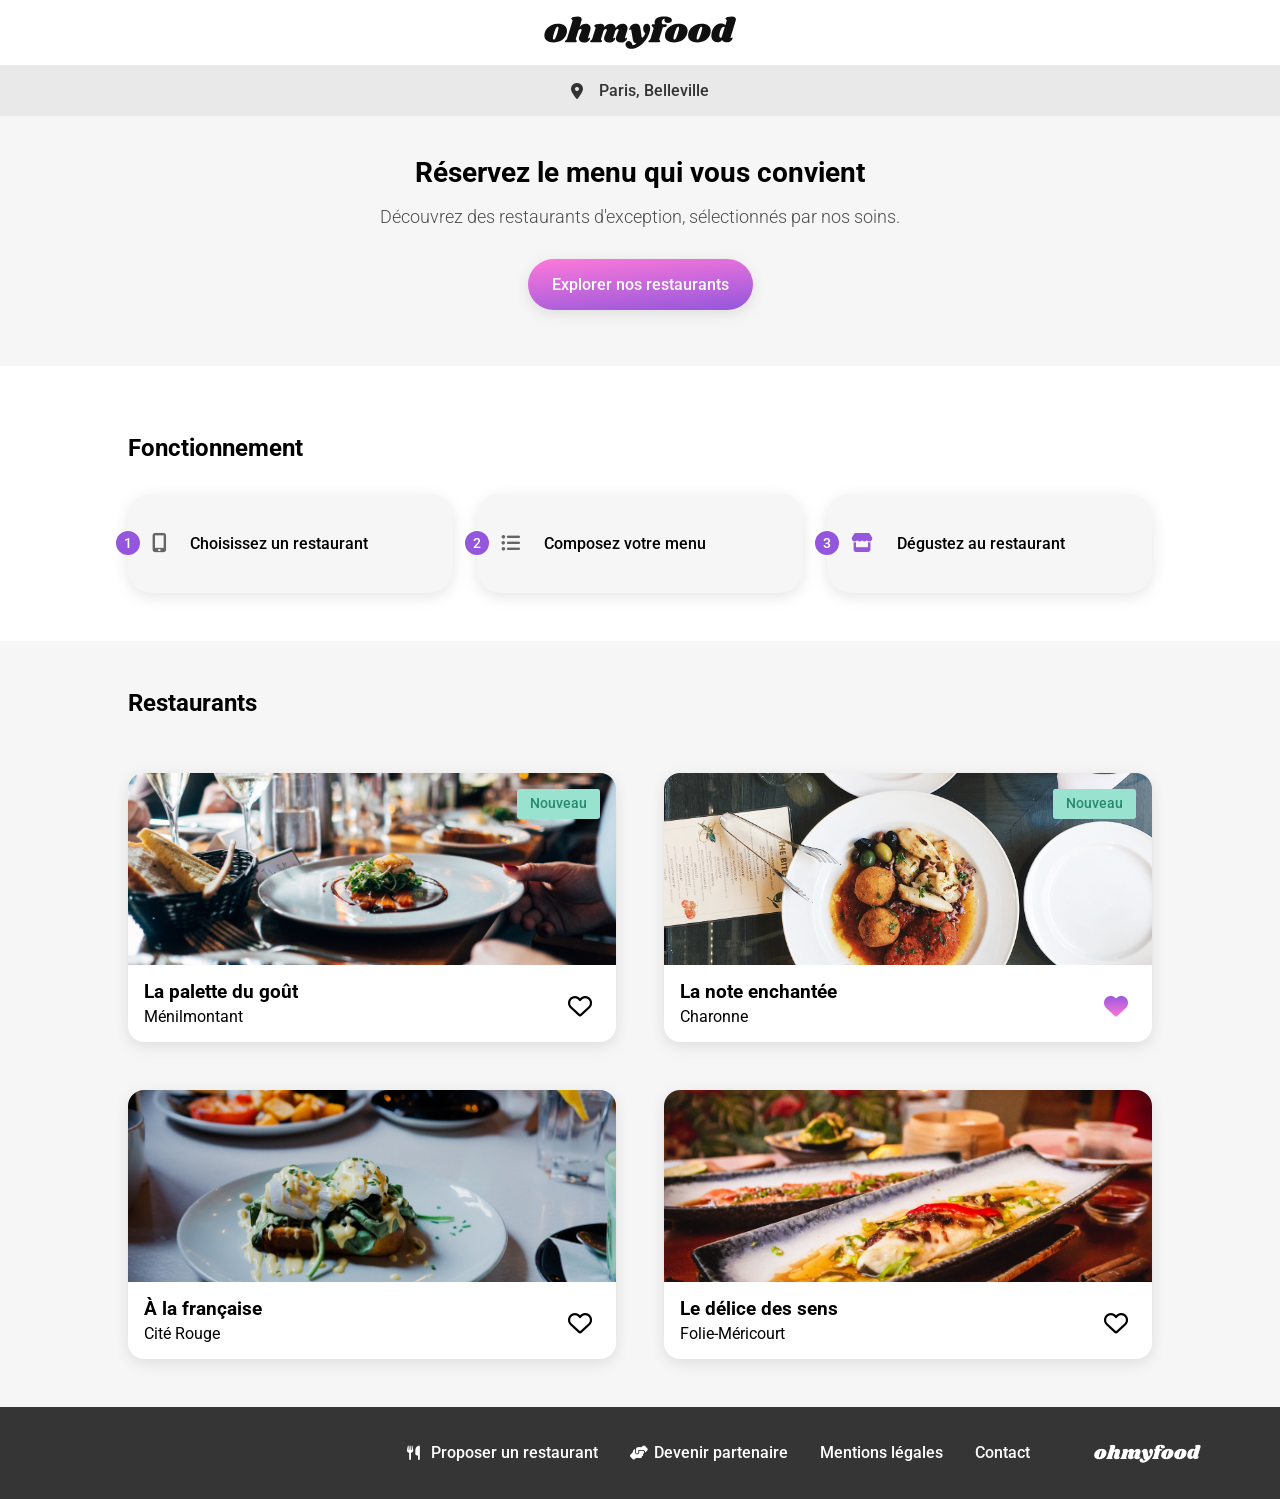
<file: index.html>
<!doctype html>
<html lang="fr">
  <head>
    <meta charset="UTF-8" />
    <meta name="viewport" content="width=device-width, initial-scale=1.0" />
    <title>Ohmyfood - Réservez le menu qui vous convient</title>

    <link rel="preconnect" href="https://fonts.googleapis.com" />
    <link rel="preconnect" href="https://fonts.gstatic.com" crossorigin />
    <link
      href="https://fonts.googleapis.com/css2?family=Roboto:wght@300;400;500;700&family=Shrikhand&display=swap"
      rel="stylesheet"
    />

    <link
      rel="stylesheet"
      href="https://cdnjs.cloudflare.com/ajax/libs/font-awesome/6.4.0/css/all.min.css"
      integrity="sha512-iecdLmaskl7CVkqkXNQ/ZH/XLlvWZOJyj7Yy7tcenmpD1ypASozpmT/E0iPtmFIB46ZmdtAc9eNBvH0H/ZpiBw=="
      crossorigin="anonymous"
      referrerpolicy="no-referrer"
    />

    <link rel="stylesheet" href="./model/css/import.css" />
  </head>
  <body>
    <div class="loader">
      <div class="loader__ring"></div>
      <img
        class="loader__logo"
        src="./model/img/logo/ohmyfood@2x.svg"
        alt="Chargement Ohmyfood"
      />
    </div>

    <header>
      <img src="./model/img/logo/ohmyfood@2x.svg" alt="Logo Ohmyfood" />
    </header>

    <main>
      <div class="location">
        <i class="fa-solid fa-location-dot"></i>
        <p>Paris, Belleville</p>
      </div>

      <section class="hero">
        <h1>Réservez le menu qui vous convient</h1>
        <p>
          Découvrez des restaurants d'exception, sélectionnés par nos soins.
        </p>
        <a href="#restaurants" class="btn">Explorer nos restaurants</a>
      </section>

      <section class="functioning">
        <h2>Fonctionnement</h2>
        <ol>
          <li>
            <i class="fa-solid fa-mobile-screen-button"></i>
            <p>Choisissez un restaurant</p>
          </li>
          <li>
            <i class="fa-solid fa-list-ul"></i>
            <p>Composez votre menu</p>
          </li>
          <li>
            <i class="fa-solid fa-store"></i>
            <p>Dégustez au restaurant</p>
          </li>
        </ol>
      </section>

      <section class="restaurants" id="restaurants">
        <h2>Restaurants</h2>

        <article class="card">
          <a href="./pages/laPaletteDuGout.html">
            <span class="badge-new">Nouveau</span>
            <img
              src="./model/img/restaurants/jay-wennington.jpg"
              alt="Plat du restaurant La palette du goût"
            />
            <div class="card__content">
              <h3>La palette du goût</h3>
              <p>Ménilmontant</p>
            </div>
          </a>
          <button class="btn-heart" aria-label="Ajouter aux favoris">
            <i class="fa-regular fa-heart heart-empty"></i>
            <i class="fa-solid fa-heart heart-filled"></i>
          </button>
        </article>

        <article class="card">
          <a href="./pages/laNoteEnchantee.html">
            <span class="badge-new">Nouveau</span>
            <img
              src="./model/img/restaurants/stil.jpg"
              alt="Plat du restaurant La note enchantée"
            />
            <div class="card__content">
              <h3>La note enchantée</h3>
              <p>Charonne</p>
            </div>
          </a>
          <button
            class="btn-heart btn-heart--active"
            aria-label="Ajouter aux favoris"
          >
            <i class="fa-regular fa-heart heart-empty"></i>
            <i class="fa-solid fa-heart heart-filled"></i>
          </button>
        </article>

        <article class="card">
          <a href="./pages/aLaFrancaise.html">
            <img
              src="./model/img/restaurants/toa-heftiba.jpg"
              alt="Plat du restaurant À la française"
            />
            <div class="card__content">
              <h3>À la française</h3>
              <p>Cité Rouge</p>
            </div>
          </a>
          <button class="btn-heart" aria-label="Ajouter aux favoris">
            <i class="fa-regular fa-heart heart-empty"></i>
            <i class="fa-solid fa-heart heart-filled"></i>
          </button>
        </article>

        <article class="card">
          <a href="./pages/leDelicesDesSens.html">
            <img
              src="./model/img/restaurants/louis-hansel.jpg"
              alt="Plat du restaurant Le délice des sens"
            />
            <div class="card__content">
              <h3>Le délice des sens</h3>
              <p>Folie-Méricourt</p>
            </div>
          </a>
          <button class="btn-heart" aria-label="Ajouter aux favoris">
            <i class="fa-regular fa-heart heart-empty"></i>
            <i class="fa-solid fa-heart heart-filled"></i>
          </button>
        </article>
      </section>
    </main>

    <footer>
      <h2>ohmyfood</h2>
      <ul>
        <li>
          <a href="#">
            <i class="fa-solid fa-utensils"></i>
            Proposer un restaurant
          </a>
        </li>
        <li>
          <a href="#">
            <i class="fa-solid fa-handshake-angle"></i>
            Devenir partenaire
          </a>
        </li>
        <li><a href="#">Mentions légales</a></li>
        <li><a href="mailto:contact@ohmyfood.fr">Contact</a></li>
      </ul>
    </footer>
  </body>
</html>
</file>
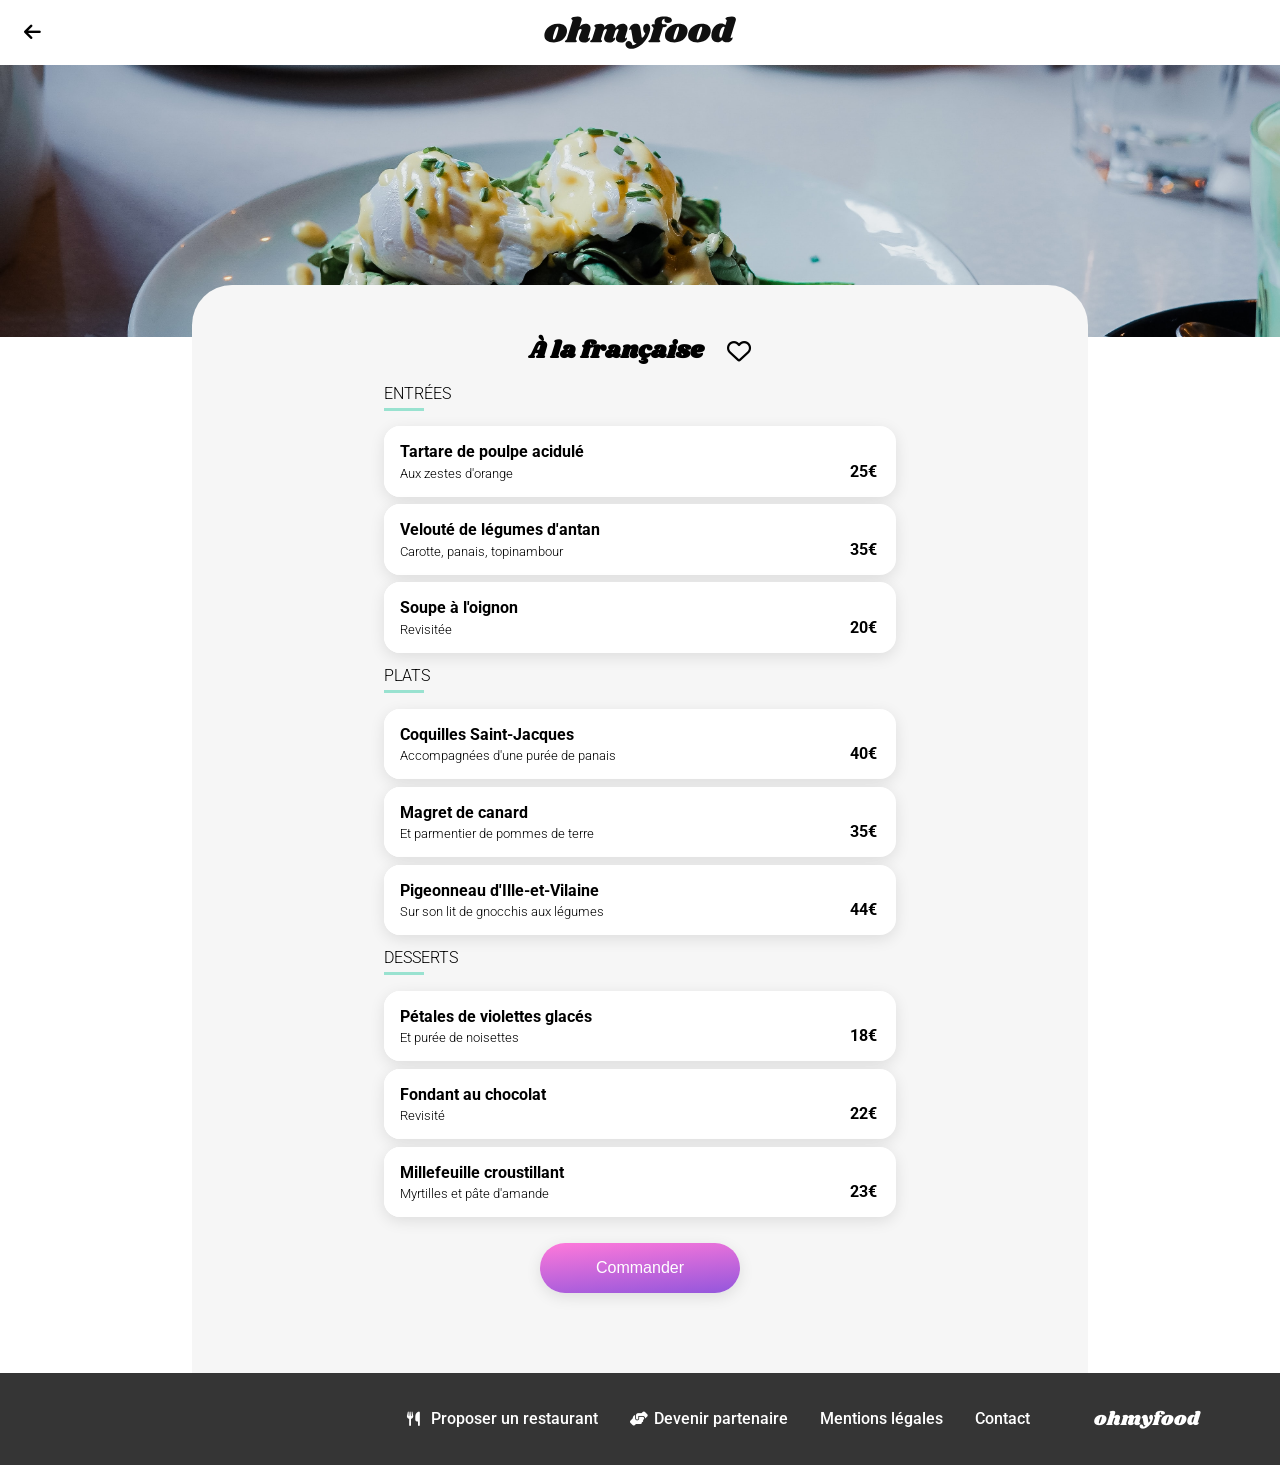
<file: pages/aLaFrancaise.html>
<!doctype html>
<html lang="fr">
  <head>
    <meta charset="UTF-8" />
    <meta name="viewport" content="width=device-width, initial-scale=1.0" />
    <title>À la française - Ohmyfood</title>

    <link rel="preconnect" href="https://fonts.googleapis.com" />
    <link rel="preconnect" href="https://fonts.gstatic.com" crossorigin />
    <link
      href="https://fonts.googleapis.com/css2?family=Roboto:wght@300;400;500;700&family=Shrikhand&display=swap"
      rel="stylesheet"
    />
    <link
      rel="stylesheet"
      href="https://cdnjs.cloudflare.com/ajax/libs/font-awesome/6.4.0/css/all.min.css"
      integrity="sha512-iecdLmaskl7CVkqkXNQ/ZH/XLlvWZOJyj7Yy7tcenmpD1ypASozpmT/E0iPtmFIB46ZmdtAc9eNBvH0H/ZpiBw=="
      crossorigin="anonymous"
      referrerpolicy="no-referrer"
    />

    <link rel="stylesheet" href="../model/css/import.css" />
  </head>
  <body>
    <header class="header-menu">
      <a href="../index.html" class="header-menu__back">
        <i class="fa-solid fa-arrow-left"></i>
      </a>
      <img src="../model/img/logo/ohmyfood@2x.svg" alt="Logo Ohmyfood" />
    </header>

    <main>
      <img
        src="../model/img/restaurants/toa-heftiba.jpg"
        alt="À la française"
        class="hero-img"
      />

      <div class="menu-wrapper">
        <section class="menu-header">
          <h1>À la française</h1>
          <button class="btn-heart" aria-label="Ajouter aux favoris">
            <i class="fa-regular fa-heart heart-empty"></i>
            <i class="fa-solid fa-heart heart-filled"></i>
          </button>
        </section>

        <section class="menu-category">
          <h2>ENTRÉES</h2>
          <hr class="menu-category__line" />

          <article class="menu-item">
            <header class="menu-item__text">
              <h3>Tartare de poulpe acidulé</h3>
              <p>Aux zestes d'orange</p>
            </header>
            <span class="menu-item__price">25€</span>
            <span class="menu-item__check">
              <i class="fa-solid fa-circle-check"></i>
            </span>
          </article>

          <article class="menu-item">
            <header class="menu-item__text">
              <h3>Velouté de légumes d'antan</h3>
              <p>Carotte, panais, topinambour</p>
            </header>
            <span class="menu-item__price">35€</span>
            <span class="menu-item__check">
              <i class="fa-solid fa-circle-check"></i>
            </span>
          </article>

          <article class="menu-item">
            <header class="menu-item__text">
              <h3>Soupe à l'oignon</h3>
              <p>Revisitée</p>
            </header>
            <span class="menu-item__price">20€</span>
            <span class="menu-item__check">
              <i class="fa-solid fa-circle-check"></i>
            </span>
          </article>
        </section>

        <section class="menu-category">
          <h2>PLATS</h2>
          <hr class="menu-category__line" />

          <article class="menu-item">
            <header class="menu-item__text">
              <h3>Coquilles Saint-Jacques</h3>
              <p>Accompagnées d'une purée de panais</p>
            </header>
            <span class="menu-item__price">40€</span>
            <span class="menu-item__check">
              <i class="fa-solid fa-circle-check"></i>
            </span>
          </article>

          <article class="menu-item">
            <header class="menu-item__text">
              <h3>Magret de canard</h3>
              <p>Et parmentier de pommes de terre</p>
            </header>
            <span class="menu-item__price">35€</span>
            <span class="menu-item__check">
              <i class="fa-solid fa-circle-check"></i>
            </span>
          </article>

          <article class="menu-item">
            <header class="menu-item__text">
              <h3>Pigeonneau d'Ille-et-Vilaine</h3>
              <p>Sur son lit de gnocchis aux légumes</p>
            </header>
            <span class="menu-item__price">44€</span>
            <span class="menu-item__check">
              <i class="fa-solid fa-circle-check"></i>
            </span>
          </article>
        </section>

        <section class="menu-category">
          <h2>DESSERTS</h2>
          <hr class="menu-category__line" />

          <article class="menu-item">
            <header class="menu-item__text">
              <h3>Pétales de violettes glacés</h3>
              <p>Et purée de noisettes</p>
            </header>
            <span class="menu-item__price">18€</span>
            <span class="menu-item__check">
              <i class="fa-solid fa-circle-check"></i>
            </span>
          </article>

          <article class="menu-item">
            <header class="menu-item__text">
              <h3>Fondant au chocolat</h3>
              <p>Revisité</p>
            </header>
            <span class="menu-item__price">22€</span>
            <span class="menu-item__check">
              <i class="fa-solid fa-circle-check"></i>
            </span>
          </article>

          <article class="menu-item">
            <header class="menu-item__text">
              <h3>Millefeuille croustillant</h3>
              <p>Myrtilles et pâte d'amande</p>
            </header>
            <span class="menu-item__price">23€</span>
            <span class="menu-item__check">
              <i class="fa-solid fa-circle-check"></i>
            </span>
          </article>
        </section>

        <div class="menu-order">
          <button class="btn">Commander</button>
        </div>
      </div>
    </main>

    <footer>
      <h2>ohmyfood</h2>
      <ul>
        <li>
          <a href="#"
            ><i class="fa-solid fa-utensils"></i> Proposer un restaurant</a
          >
        </li>
        <li>
          <a href="#"
            ><i class="fa-solid fa-handshake-angle"></i> Devenir partenaire</a
          >
        </li>
        <li><a href="#">Mentions légales</a></li>
        <li><a href="mailto:contact@ohmyfood.fr">Contact</a></li>
      </ul>
    </footer>
  </body>
</html>
</file>
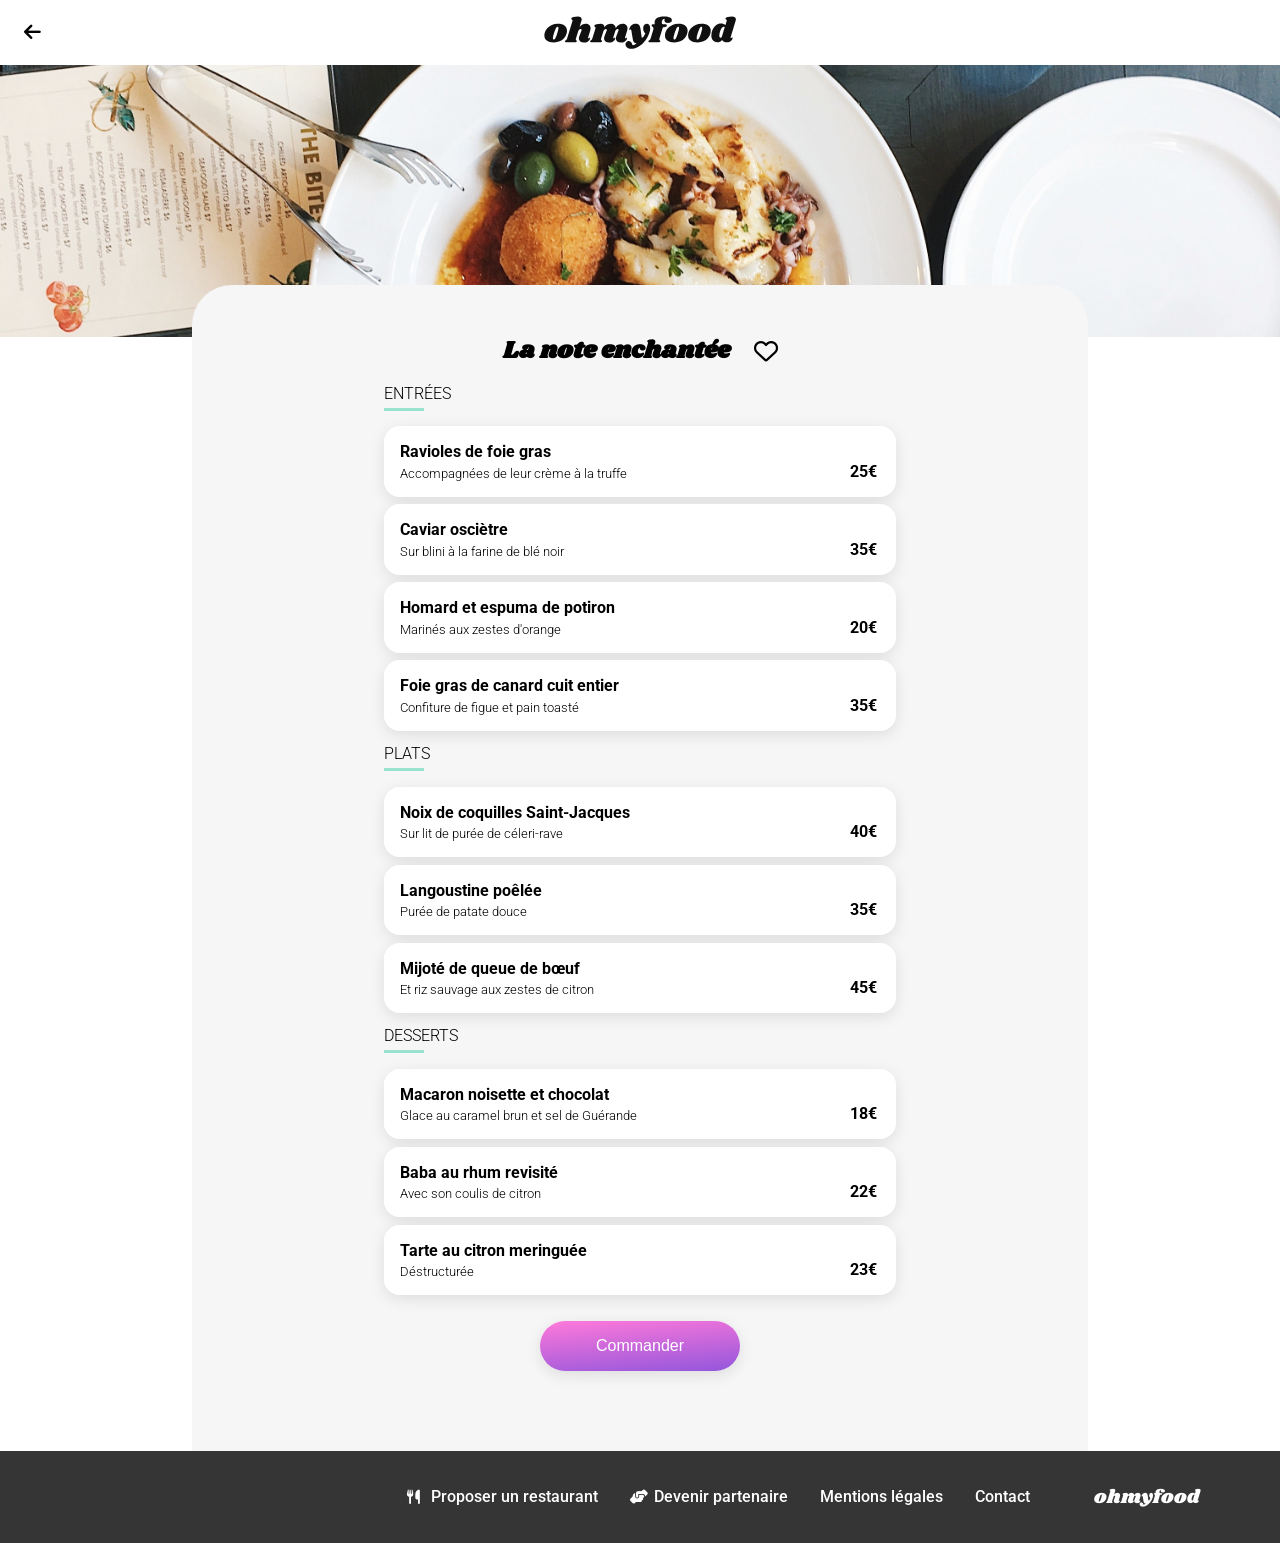
<file: pages/laNoteEnchantee.html>
<!doctype html>
<html lang="fr">
  <head>
    <meta charset="UTF-8" />
    <meta name="viewport" content="width=device-width, initial-scale=1.0" />
    <title>La note enchantée - Ohmyfood</title>

    <link rel="preconnect" href="https://fonts.googleapis.com" />
    <link rel="preconnect" href="https://fonts.gstatic.com" crossorigin />
    <link
      href="https://fonts.googleapis.com/css2?family=Roboto:wght@300;400;500;700&family=Shrikhand&display=swap"
      rel="stylesheet"
    />
    <link
      rel="stylesheet"
      href="https://cdnjs.cloudflare.com/ajax/libs/font-awesome/6.4.0/css/all.min.css"
      integrity="sha512-iecdLmaskl7CVkqkXNQ/ZH/XLlvWZOJyj7Yy7tcenmpD1ypASozpmT/E0iPtmFIB46ZmdtAc9eNBvH0H/ZpiBw=="
      crossorigin="anonymous"
      referrerpolicy="no-referrer"
    />

    <link rel="stylesheet" href="../model/css/import.css" />
  </head>
  <body>
    <header class="header-menu">
      <a href="../index.html" class="header-menu__back">
        <i class="fa-solid fa-arrow-left"></i>
      </a>
      <img src="../model/img/logo/ohmyfood@2x.svg" alt="Logo Ohmyfood" />
    </header>

    <main>
      <img
        src="../model/img/restaurants/stil.jpg"
        alt="La note enchantée"
        class="hero-img"
      />

      <div class="menu-wrapper">
        <section class="menu-header">
          <h1>La note enchantée</h1>
          <button class="btn-heart" aria-label="Ajouter aux favoris">
            <i class="fa-regular fa-heart heart-empty"></i>
            <i class="fa-solid fa-heart heart-filled"></i>
          </button>
        </section>

        <section class="menu-category">
          <h2>ENTRÉES</h2>
          <hr class="menu-category__line" />

          <article class="menu-item">
            <header class="menu-item__text">
              <h3>Ravioles de foie gras</h3>
              <p>Accompagnées de leur crème à la truffe</p>
            </header>
            <span class="menu-item__price">25€</span>
            <span class="menu-item__check">
              <i class="fa-solid fa-circle-check"></i>
            </span>
          </article>

          <article class="menu-item">
            <header class="menu-item__text">
              <h3>Caviar osciètre</h3>
              <p>Sur blini à la farine de blé noir</p>
            </header>
            <span class="menu-item__price">35€</span>
            <span class="menu-item__check">
              <i class="fa-solid fa-circle-check"></i>
            </span>
          </article>

          <article class="menu-item">
            <header class="menu-item__text">
              <h3>Homard et espuma de potiron</h3>
              <p>Marinés aux zestes d'orange</p>
            </header>
            <span class="menu-item__price">20€</span>
            <span class="menu-item__check">
              <i class="fa-solid fa-circle-check"></i>
            </span>
          </article>

          <article class="menu-item">
            <header class="menu-item__text">
              <h3>Foie gras de canard cuit entier</h3>
              <p>Confiture de figue et pain toasté</p>
            </header>
            <span class="menu-item__price">35€</span>
            <span class="menu-item__check">
              <i class="fa-solid fa-circle-check"></i>
            </span>
          </article>
        </section>

        <section class="menu-category">
          <h2>PLATS</h2>
          <hr class="menu-category__line" />

          <article class="menu-item">
            <header class="menu-item__text">
              <h3>Noix de coquilles Saint-Jacques</h3>
              <p>Sur lit de purée de céleri-rave</p>
            </header>
            <span class="menu-item__price">40€</span>
            <span class="menu-item__check">
              <i class="fa-solid fa-circle-check"></i>
            </span>
          </article>

          <article class="menu-item">
            <header class="menu-item__text">
              <h3>Langoustine poêlée</h3>
              <p>Purée de patate douce</p>
            </header>
            <span class="menu-item__price">35€</span>
            <span class="menu-item__check">
              <i class="fa-solid fa-circle-check"></i>
            </span>
          </article>

          <article class="menu-item">
            <header class="menu-item__text">
              <h3>Mijoté de queue de bœuf</h3>
              <p>Et riz sauvage aux zestes de citron</p>
            </header>
            <span class="menu-item__price">45€</span>
            <span class="menu-item__check">
              <i class="fa-solid fa-circle-check"></i>
            </span>
          </article>
        </section>

        <section class="menu-category">
          <h2>DESSERTS</h2>
          <hr class="menu-category__line" />

          <article class="menu-item">
            <header class="menu-item__text">
              <h3>Macaron noisette et chocolat</h3>
              <p>Glace au caramel brun et sel de Guérande</p>
            </header>
            <span class="menu-item__price">18€</span>
            <span class="menu-item__check">
              <i class="fa-solid fa-circle-check"></i>
            </span>
          </article>

          <article class="menu-item">
            <header class="menu-item__text">
              <h3>Baba au rhum revisité</h3>
              <p>Avec son coulis de citron</p>
            </header>
            <span class="menu-item__price">22€</span>
            <span class="menu-item__check">
              <i class="fa-solid fa-circle-check"></i>
            </span>
          </article>

          <article class="menu-item">
            <header class="menu-item__text">
              <h3>Tarte au citron meringuée</h3>
              <p>Déstructurée</p>
            </header>
            <span class="menu-item__price">23€</span>
            <span class="menu-item__check">
              <i class="fa-solid fa-circle-check"></i>
            </span>
          </article>
        </section>

        <div class="menu-order">
          <button class="btn">Commander</button>
        </div>
      </div>
    </main>

    <footer>
      <h2>ohmyfood</h2>
      <ul>
        <li>
          <a href="#"
            ><i class="fa-solid fa-utensils"></i> Proposer un restaurant</a
          >
        </li>
        <li>
          <a href="#"
            ><i class="fa-solid fa-handshake-angle"></i> Devenir partenaire</a
          >
        </li>
        <li><a href="#">Mentions légales</a></li>
        <li><a href="mailto:contact@ohmyfood.fr">Contact</a></li>
      </ul>
    </footer>
  </body>
</html>
</file>
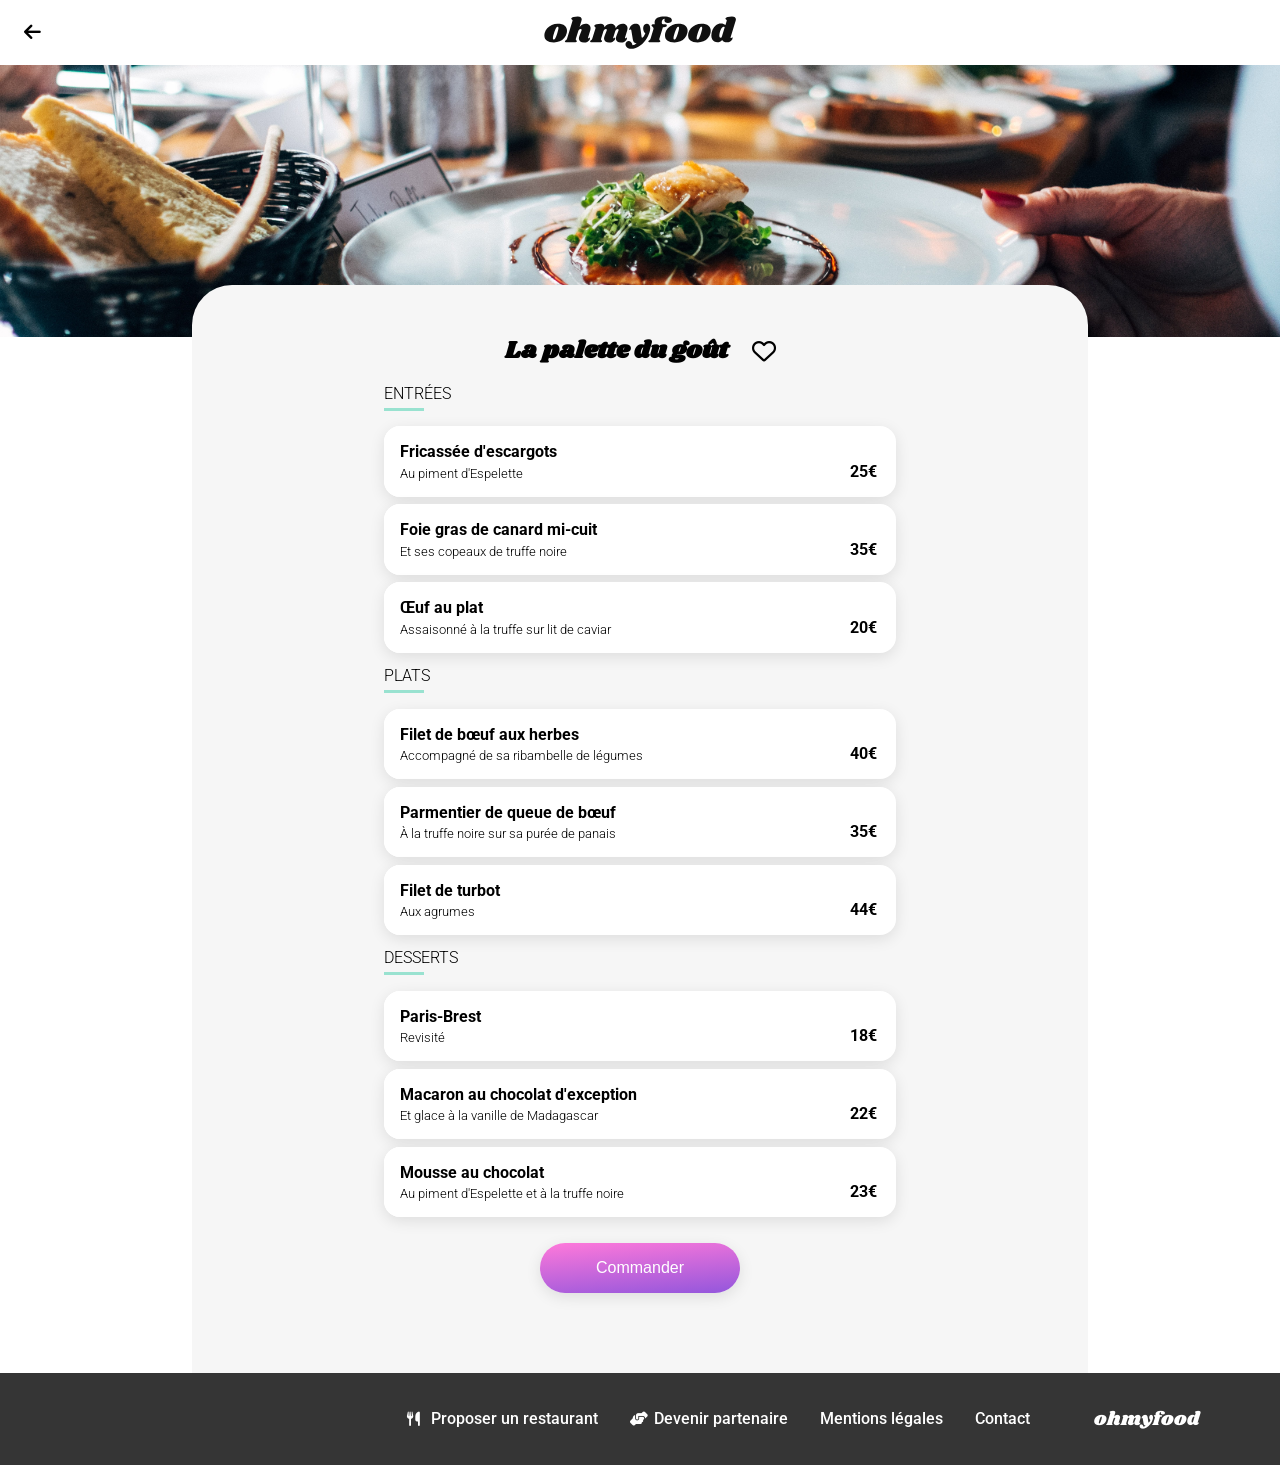
<file: pages/laPaletteDuGout.html>
<!doctype html>
<html lang="fr">
  <head>
    <meta charset="UTF-8" />
    <meta name="viewport" content="width=device-width, initial-scale=1.0" />
    <title>La palette du goût - Ohmyfood</title>

    <link rel="preconnect" href="https://fonts.googleapis.com" />
    <link rel="preconnect" href="https://fonts.gstatic.com" crossorigin />
    <link
      href="https://fonts.googleapis.com/css2?family=Roboto:wght@300;400;500;700&family=Shrikhand&display=swap"
      rel="stylesheet"
    />
    <link
      rel="stylesheet"
      href="https://cdnjs.cloudflare.com/ajax/libs/font-awesome/6.4.0/css/all.min.css"
      integrity="sha512-iecdLmaskl7CVkqkXNQ/ZH/XLlvWZOJyj7Yy7tcenmpD1ypASozpmT/E0iPtmFIB46ZmdtAc9eNBvH0H/ZpiBw=="
      crossorigin="anonymous"
      referrerpolicy="no-referrer"
    />

    <link rel="stylesheet" href="../model/css/import.css" />
  </head>
  <body>
    <header class="header-menu">
      <a href="../index.html" class="header-menu__back">
        <i class="fa-solid fa-arrow-left"></i>
      </a>
      <img src="../model/img/logo/ohmyfood@2x.svg" alt="Logo Ohmyfood" />
    </header>

    <main>
      <img
        src="../model/img/restaurants/jay-wennington.jpg"
        alt="La palette du goût"
        class="hero-img"
      />

      <div class="menu-wrapper">
        <section class="menu-header">
          <h1>La palette du goût</h1>
          <button class="btn-heart" aria-label="Ajouter aux favoris">
            <i class="fa-regular fa-heart heart-empty"></i>
            <i class="fa-solid fa-heart heart-filled"></i>
          </button>
        </section>

        <section class="menu-category">
          <h2>ENTRÉES</h2>
          <hr class="menu-category__line" />

          <article class="menu-item">
            <header class="menu-item__text">
              <h3>Fricassée d'escargots</h3>
              <p>Au piment d'Espelette</p>
            </header>
            <span class="menu-item__price">25€</span>
            <span class="menu-item__check">
              <i class="fa-solid fa-circle-check"></i>
            </span>
          </article>

          <article class="menu-item">
            <header class="menu-item__text">
              <h3>Foie gras de canard mi-cuit</h3>
              <p>Et ses copeaux de truffe noire</p>
            </header>
            <span class="menu-item__price">35€</span>
            <span class="menu-item__check">
              <i class="fa-solid fa-circle-check"></i>
            </span>
          </article>

          <article class="menu-item">
            <header class="menu-item__text">
              <h3>Œuf au plat</h3>
              <p>Assaisonné à la truffe sur lit de caviar</p>
            </header>
            <span class="menu-item__price">20€</span>
            <span class="menu-item__check">
              <i class="fa-solid fa-circle-check"></i>
            </span>
          </article>
        </section>

        <section class="menu-category">
          <h2>PLATS</h2>
          <hr class="menu-category__line" />

          <article class="menu-item">
            <header class="menu-item__text">
              <h3>Filet de bœuf aux herbes</h3>
              <p>Accompagné de sa ribambelle de légumes</p>
            </header>
            <span class="menu-item__price">40€</span>
            <span class="menu-item__check">
              <i class="fa-solid fa-circle-check"></i>
            </span>
          </article>

          <article class="menu-item">
            <header class="menu-item__text">
              <h3>Parmentier de queue de bœuf</h3>
              <p>À la truffe noire sur sa purée de panais</p>
            </header>
            <span class="menu-item__price">35€</span>
            <span class="menu-item__check">
              <i class="fa-solid fa-circle-check"></i>
            </span>
          </article>

          <article class="menu-item">
            <header class="menu-item__text">
              <h3>Filet de turbot</h3>
              <p>Aux agrumes</p>
            </header>
            <span class="menu-item__price">44€</span>
            <span class="menu-item__check">
              <i class="fa-solid fa-circle-check"></i>
            </span>
          </article>
        </section>

        <section class="menu-category">
          <h2>DESSERTS</h2>
          <hr class="menu-category__line" />

          <article class="menu-item">
            <header class="menu-item__text">
              <h3>Paris-Brest</h3>
              <p>Revisité</p>
            </header>
            <span class="menu-item__price">18€</span>
            <span class="menu-item__check">
              <i class="fa-solid fa-circle-check"></i>
            </span>
          </article>

          <article class="menu-item">
            <header class="menu-item__text">
              <h3>Macaron au chocolat d'exception</h3>
              <p>Et glace à la vanille de Madagascar</p>
            </header>
            <span class="menu-item__price">22€</span>
            <span class="menu-item__check">
              <i class="fa-solid fa-circle-check"></i>
            </span>
          </article>

          <article class="menu-item">
            <header class="menu-item__text">
              <h3>Mousse au chocolat</h3>
              <p>Au piment d'Espelette et à la truffe noire</p>
            </header>
            <span class="menu-item__price">23€</span>
            <span class="menu-item__check">
              <i class="fa-solid fa-circle-check"></i>
            </span>
          </article>
        </section>

        <div class="menu-order">
          <button class="btn">Commander</button>
        </div>
      </div>
    </main>

    <footer>
      <h2>ohmyfood</h2>
      <ul>
        <li>
          <a href="#"
            ><i class="fa-solid fa-utensils"></i> Proposer un restaurant</a
          >
        </li>
        <li>
          <a href="#"
            ><i class="fa-solid fa-handshake-angle"></i> Devenir partenaire</a
          >
        </li>
        <li><a href="#">Mentions légales</a></li>
        <li><a href="mailto:contact@ohmyfood.fr">Contact</a></li>
      </ul>
    </footer>
  </body>
</html>
</file>
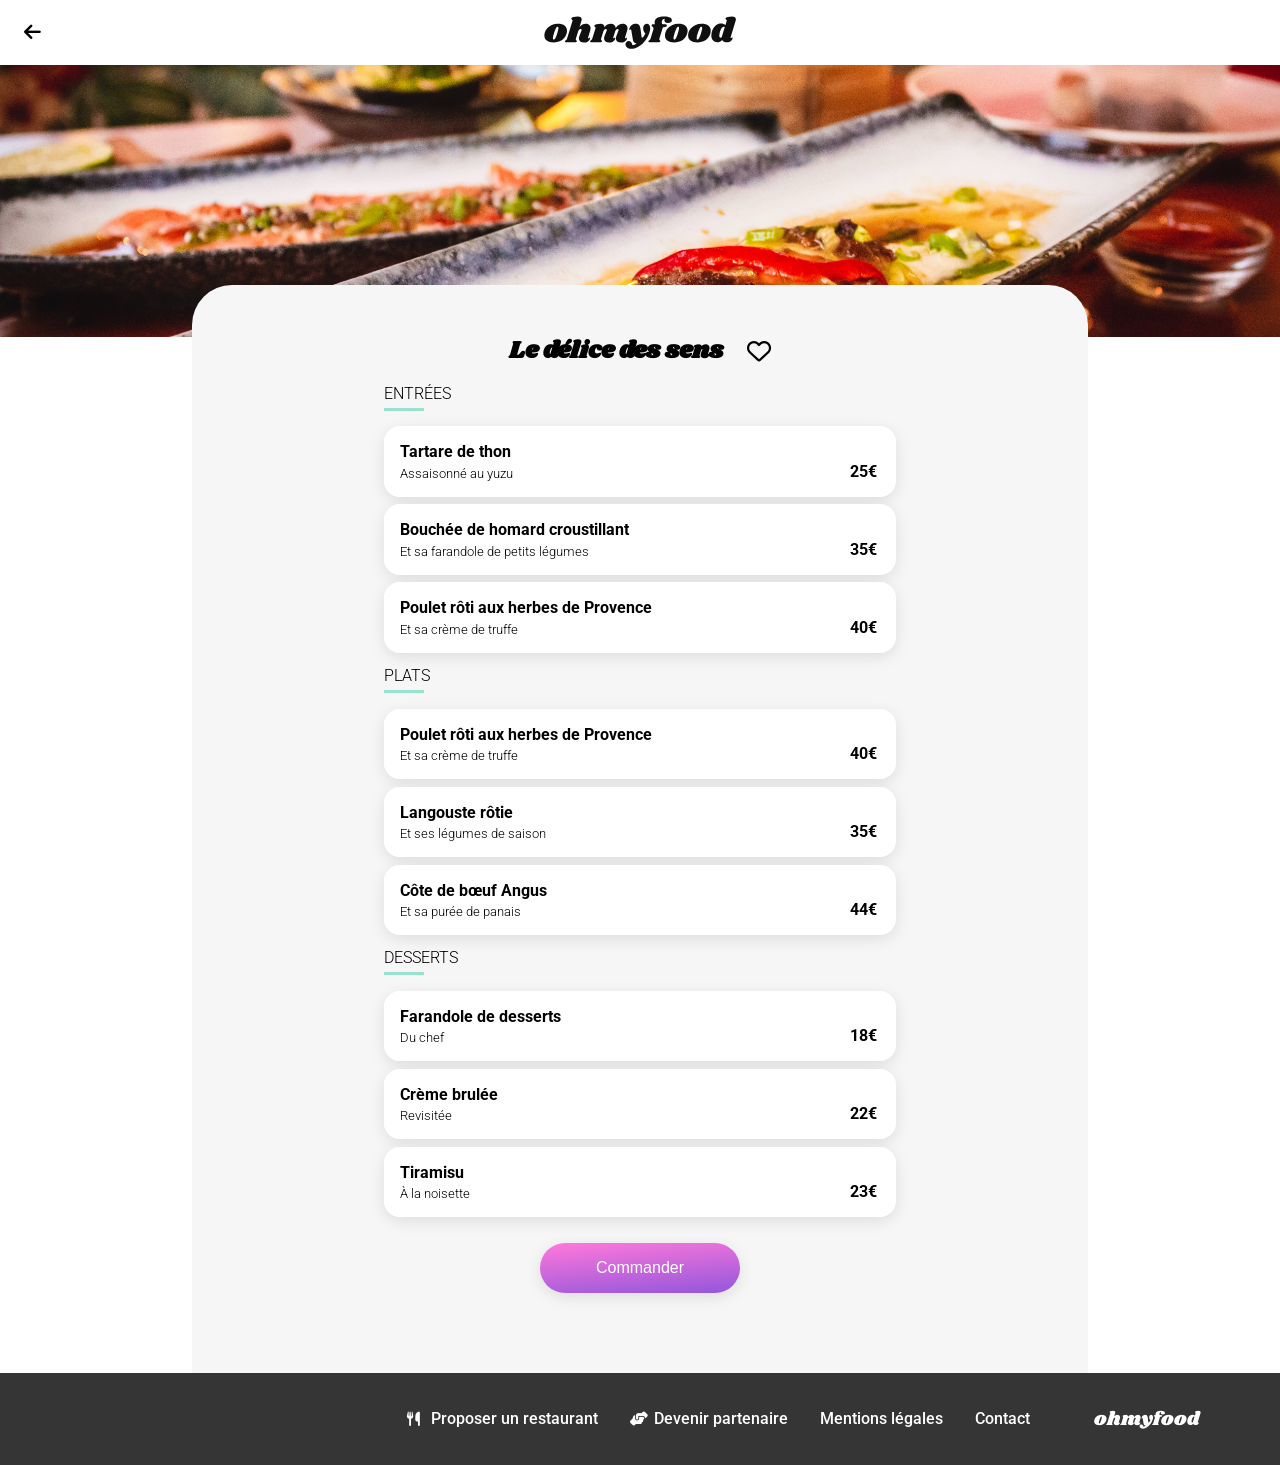
<file: pages/leDelicesDesSens.html>
<!doctype html>
<html lang="fr">
  <head>
    <meta charset="UTF-8" />
    <meta name="viewport" content="width=device-width, initial-scale=1.0" />
    <title>Le délice des sens - Ohmyfood</title>

    <link rel="preconnect" href="https://fonts.googleapis.com" />
    <link rel="preconnect" href="https://fonts.gstatic.com" crossorigin />
    <link
      href="https://fonts.googleapis.com/css2?family=Roboto:wght@300;400;500;700&family=Shrikhand&display=swap"
      rel="stylesheet"
    />
    <link
      rel="stylesheet"
      href="https://cdnjs.cloudflare.com/ajax/libs/font-awesome/6.4.0/css/all.min.css"
      integrity="sha512-iecdLmaskl7CVkqkXNQ/ZH/XLlvWZOJyj7Yy7tcenmpD1ypASozpmT/E0iPtmFIB46ZmdtAc9eNBvH0H/ZpiBw=="
      crossorigin="anonymous"
      referrerpolicy="no-referrer"
    />

    <link rel="stylesheet" href="../model/css/import.css" />
  </head>
  <body>
    <header class="header-menu">
      <a href="../index.html" class="header-menu__back">
        <i class="fa-solid fa-arrow-left"></i>
      </a>
      <img src="../model/img/logo/ohmyfood@2x.svg" alt="Logo Ohmyfood" />
    </header>

    <main>
      <img
        src="../model/img/restaurants/louis-hansel.jpg"
        alt="Le délice des sens"
        class="hero-img"
      />

      <div class="menu-wrapper">
        <section class="menu-header">
          <h1>Le délice des sens</h1>
          <button class="btn-heart" aria-label="Ajouter aux favoris">
            <i class="fa-regular fa-heart heart-empty"></i>
            <i class="fa-solid fa-heart heart-filled"></i>
          </button>
        </section>

        <section class="menu-category">
          <h2>ENTRÉES</h2>
          <hr class="menu-category__line" />

          <article class="menu-item">
            <header class="menu-item__text">
              <h3>Tartare de thon</h3>
              <p>Assaisonné au yuzu</p>
            </header>
            <span class="menu-item__price">25€</span>
            <span class="menu-item__check">
              <i class="fa-solid fa-circle-check"></i>
            </span>
          </article>

          <article class="menu-item">
            <header class="menu-item__text">
              <h3>Bouchée de homard croustillant</h3>
              <p>Et sa farandole de petits légumes</p>
            </header>
            <span class="menu-item__price">35€</span>
            <span class="menu-item__check">
              <i class="fa-solid fa-circle-check"></i>
            </span>
          </article>

          <article class="menu-item">
            <header class="menu-item__text">
              <h3>Poulet rôti aux herbes de Provence</h3>
              <p>Et sa crème de truffe</p>
            </header>
            <span class="menu-item__price">40€</span>
            <span class="menu-item__check">
              <i class="fa-solid fa-circle-check"></i>
            </span>
          </article>
        </section>

        <section class="menu-category">
          <h2>PLATS</h2>
          <hr class="menu-category__line" />

          <article class="menu-item">
            <header class="menu-item__text">
              <h3>Poulet rôti aux herbes de Provence</h3>
              <p>Et sa crème de truffe</p>
            </header>
            <span class="menu-item__price">40€</span>
            <span class="menu-item__check">
              <i class="fa-solid fa-circle-check"></i>
            </span>
          </article>

          <article class="menu-item">
            <header class="menu-item__text">
              <h3>Langouste rôtie</h3>
              <p>Et ses légumes de saison</p>
            </header>
            <span class="menu-item__price">35€</span>
            <span class="menu-item__check">
              <i class="fa-solid fa-circle-check"></i>
            </span>
          </article>

          <article class="menu-item">
            <header class="menu-item__text">
              <h3>Côte de bœuf Angus</h3>
              <p>Et sa purée de panais</p>
            </header>
            <span class="menu-item__price">44€</span>
            <span class="menu-item__check">
              <i class="fa-solid fa-circle-check"></i>
            </span>
          </article>
        </section>

        <section class="menu-category">
          <h2>DESSERTS</h2>
          <hr class="menu-category__line" />

          <article class="menu-item">
            <header class="menu-item__text">
              <h3>Farandole de desserts</h3>
              <p>Du chef</p>
            </header>
            <span class="menu-item__price">18€</span>
            <span class="menu-item__check">
              <i class="fa-solid fa-circle-check"></i>
            </span>
          </article>

          <article class="menu-item">
            <header class="menu-item__text">
              <h3>Crème brulée</h3>
              <p>Revisitée</p>
            </header>
            <span class="menu-item__price">22€</span>
            <span class="menu-item__check">
              <i class="fa-solid fa-circle-check"></i>
            </span>
          </article>

          <article class="menu-item">
            <header class="menu-item__text">
              <h3>Tiramisu</h3>
              <p>À la noisette</p>
            </header>
            <span class="menu-item__price">23€</span>
            <span class="menu-item__check">
              <i class="fa-solid fa-circle-check"></i>
            </span>
          </article>
        </section>

        <div class="menu-order">
          <button class="btn">Commander</button>
        </div>
      </div>
    </main>

    <footer>
      <h2>ohmyfood</h2>
      <ul>
        <li>
          <a href="#"
            ><i class="fa-solid fa-utensils"></i> Proposer un restaurant</a
          >
        </li>
        <li>
          <a href="#"
            ><i class="fa-solid fa-handshake-angle"></i> Devenir partenaire</a
          >
        </li>
        <li><a href="#">Mentions légales</a></li>
        <li><a href="mailto:contact@ohmyfood.fr">Contact</a></li>
      </ul>
    </footer>
  </body>
</html>
</file>
<file: model/css/import.css>
@keyframes slideUpFade {
  0% {
    opacity: 0;
    transform: translateY(1.25rem);
  }
  100% {
    opacity: 1;
    transform: translateY(0);
  }
}
@keyframes loaderFade {
  0%, 80% {
    opacity: 1;
    visibility: visible;
  }
  100% {
    opacity: 0;
    visibility: hidden;
    pointer-events: none;
  }
}
@keyframes ringSpin {
  0% {
    transform: rotate(0deg) scale(1);
    opacity: 1;
  }
  80% {
    transform: rotate(720deg) scale(1);
    opacity: 1;
  }
  100% {
    transform: rotate(720deg) scale(4);
    opacity: 0;
    visibility: hidden;
  }
}
@keyframes logoSpin {
  0% {
    transform: rotate(0deg) scale(1);
    opacity: 1;
  }
  80% {
    transform: rotate(360deg) scale(1);
    opacity: 1;
  }
  100% {
    transform: rotate(360deg) scale(4);
    opacity: 0;
    visibility: hidden;
  }
}
.menu-order, .menu-item__check, .header-menu, .functioning li::before, .location, .step-list li::before, .btn, header {
  display: flex;
  justify-content: center;
  align-items: center;
}

.menu-item, .card, .functioning li, .step-list li, .btn {
  box-shadow: 0px 4px 15px rgba(0, 0, 0, 0.1);
  transition: box-shadow 0.3s ease-in-out;
}
.menu-item:hover, .card:hover, .functioning li:hover, .step-list li:hover, .btn:hover {
  box-shadow: 0px 4px 15px rgba(0, 0, 0, 0.2);
}

.btn {
  background: linear-gradient(175deg, #FF79DA 0%, #9356DC 100%);
}

.menu-item__text h3, .menu-item__text p {
  white-space: nowrap;
  overflow: hidden;
  text-overflow: ellipsis;
}

*, *::before, *::after {
  box-sizing: border-box;
}

body {
  margin: 0;
  padding: 0;
  font-family: "Roboto", sans-serif;
  background-color: #ffffff;
  color: #000000;
}

a {
  text-decoration: none;
  color: inherit;
}

ul, ol {
  list-style-type: none;
  padding: 0;
  margin: 0;
}

img {
  max-width: 100%;
  height: auto;
}

header {
  padding: 1rem 0;
  background-color: #ffffff;
  position: relative;
  z-index: 10;
}
header img {
  width: 12rem;
  height: auto;
}

footer {
  background-color: #353535;
  color: #ffffff;
  padding: 1.5rem 1.5rem 2rem 1.5rem;
}
footer h2 {
  font-family: "Shrikhand", serif;
  font-size: 1.2rem;
  font-weight: 400;
  margin: 0 0 1rem 0;
}
footer ul {
  display: flex;
  flex-direction: column;
  gap: 0.5rem;
}
@media (min-width: 1024px) {
  footer ul {
    flex-direction: row;
    justify-content: flex-end;
    align-items: center;
    gap: 2rem;
  }
}
footer li a {
  display: flex;
  align-items: center;
  gap: 0.5rem;
  font-weight: 500;
  transition: color 0.3s ease;
}
footer li a:hover {
  color: #99E2D0;
}
footer li a i {
  width: 1rem;
  font-size: 0.9rem;
}
@media (min-width: 1024px) {
  footer {
    display: flex;
    flex-direction: row-reverse;
    align-items: center;
    padding: 2rem 5rem;
    gap: 4rem;
  }
  footer h2 {
    margin: 0;
  }
}

.btn {
  display: inline-block;
  color: #ffffff;
  border-radius: 2rem;
  padding: 1rem 1.5rem;
  font-weight: 500;
  border: none;
  cursor: pointer;
  transition: all 0.3s ease-in-out;
  opacity: 1;
}
.btn:hover {
  opacity: 0.85;
  box-shadow: 0px 6px 20px rgba(0, 0, 0, 0.3);
}

.btn-heart {
  background: transparent;
  border: none;
  font-size: 1.5rem;
  cursor: pointer;
  position: relative;
  padding: 0;
  display: flex;
  align-items: center;
  justify-content: center;
}
.btn-heart .heart-empty {
  color: #000000;
  transition: opacity 0.3s ease-in-out;
  opacity: 1;
}
.btn-heart .heart-filled {
  position: absolute;
  background: linear-gradient(180deg, #9356DC 0%, #FF79DA 100%);
  background-clip: text;
  -webkit-background-clip: text;
  -webkit-text-fill-color: transparent;
  color: transparent;
  transition: transform 0.3s ease-in-out, opacity 0.3s ease-in-out;
  transform: scale(0);
  opacity: 0;
}
.btn-heart:hover .heart-empty, .btn-heart--active .heart-empty {
  opacity: 0;
}
.btn-heart:hover .heart-filled, .btn-heart--active .heart-filled {
  transform: scale(1);
  opacity: 1;
}

.step-list {
  display: flex;
  flex-direction: column;
  gap: 1.5rem;
  counter-reset: steps;
}
@media (min-width: 1024px) {
  .step-list {
    flex-direction: row;
  }
}
.step-list li {
  background-color: #f6f6f6;
  padding: 1.5rem;
  border-radius: 1.5rem;
  display: flex;
  align-items: center;
  position: relative;
  gap: 1.5rem;
  font-weight: 500;
}
@media (min-width: 1024px) {
  .step-list li {
    flex: 1;
  }
}
.step-list li::before {
  counter-increment: steps;
  content: counter(steps);
  width: 1.5rem;
  height: 1.5rem;
  background-color: #9356DC;
  color: #ffffff;
  border-radius: 50%;
  position: absolute;
  left: -0.75rem;
  font-size: 0.9rem;
}
.step-list li i {
  color: #666666;
  font-size: 1.2rem;
}
.step-list li:hover i {
  color: #9356DC;
}

.loader {
  position: fixed;
  inset: 0;
  background-color: #ffffff;
  z-index: 9999;
  display: flex;
  justify-content: center;
  align-items: center;
  animation: loaderFade 3s forwards;
}
.loader__ring {
  position: absolute;
  width: 10rem;
  height: 10rem;
  border: 0.5rem solid transparent;
  border-top-color: #9356DC;
  border-right-color: #FF79DA;
  border-bottom-color: #99E2D0;
  border-radius: 50%;
  animation: ringSpin 3s forwards;
}
.loader__logo {
  width: 7rem;
  animation: logoSpin 3s forwards;
}

.location {
  background-color: rgb(233.25, 233.25, 233.25);
  padding: 1rem 1rem;
  gap: 1rem;
  font-weight: 500;
  color: #333333;
}
.location p {
  margin: 0;
}
.location i {
  font-size: 1rem;
}

.hero {
  background-color: #f6f6f6;
  text-align: center;
  padding: 2.5rem 1.5rem 3.5rem 1.5rem;
  position: relative;
}
.hero h1 {
  font-size: 1.75rem;
  font-weight: 700;
  margin-top: 0;
  margin-bottom: 1rem;
}
.hero p {
  font-size: 1.1rem;
  font-weight: 300;
  margin-bottom: 2rem;
  color: rgb(76.5, 76.5, 76.5);
}

.functioning {
  padding: 3rem 1.5rem;
}
@media (min-width: 1024px) {
  .functioning {
    padding: 3rem 10%;
  }
}
.functioning h2 {
  margin-bottom: 2rem;
}
.functioning ol {
  display: flex;
  flex-direction: column;
  gap: 1.5rem;
  counter-reset: steps;
}
@media (min-width: 1024px) {
  .functioning ol {
    flex-direction: row;
  }
}
.functioning li {
  background-color: #f6f6f6;
  padding: 1.5rem;
  border-radius: 1.5rem;
  display: flex;
  align-items: center;
  position: relative;
  gap: 1.5rem;
  font-weight: 500;
}
@media (min-width: 1024px) {
  .functioning li {
    flex: 1;
  }
}
.functioning li::before {
  counter-increment: steps;
  content: counter(steps);
  width: 1.5rem;
  height: 1.5rem;
  background-color: #9356DC;
  color: #ffffff;
  border-radius: 50%;
  position: absolute;
  left: -0.75rem;
  font-size: 0.9rem;
}
.functioning li i {
  color: #666666;
  font-size: 1.2rem;
}
.functioning li:hover i {
  color: #9356DC;
}
.functioning li:last-child i {
  color: #9356DC;
}

.restaurants {
  background-color: #f6f6f6;
  padding: 3rem 1.5rem;
  display: grid;
  grid-template-columns: 1fr;
  gap: 1.5rem;
}
@media (min-width: 1024px) {
  .restaurants {
    padding: 3rem 10%;
    grid-template-columns: repeat(2, 1fr);
    -moz-column-gap: 3rem;
         column-gap: 3rem;
    row-gap: 3rem;
  }
}
.restaurants h2 {
  grid-column: 1/-1;
  margin-top: 0;
  margin-bottom: 0.5rem;
}

.card {
  background-color: #ffffff;
  border-radius: 1rem;
  position: relative;
}
.card a {
  display: block;
  width: 100%;
  height: 100%;
  color: inherit;
  text-decoration: none;
}
.card img {
  width: 100%;
  height: 12rem;
  -o-object-fit: cover;
     object-fit: cover;
  border-radius: 1rem 1rem 0 0;
  display: block;
}
.card__content {
  padding: 1rem;
  position: relative;
}
.card__content h3 {
  margin: 0 0 0.25rem 0;
}
.card__content p {
  margin: 0;
}
.card .badge-new {
  position: absolute;
  top: 1rem;
  right: 1rem;
  background-color: #99E2D0;
  color: rgb(38.7404580153, 136.2595419847, 112.213740458);
  padding: 0.4rem 0.8rem;
  border-radius: 0.15rem;
  font-weight: 500;
  font-size: 0.9rem;
  z-index: 2;
}
.card .btn-heart {
  position: absolute;
  bottom: 1.5rem;
  right: 1.5rem;
}

.header-menu {
  position: relative;
}
.header-menu__back {
  position: absolute;
  left: 1.5rem;
  font-size: 1.2rem;
  color: #000000;
}
.header-menu__back:hover {
  color: #9356DC;
}

.hero-img {
  width: 100%;
  height: 17rem;
  -o-object-fit: cover;
     object-fit: cover;
}

.menu-wrapper {
  background-color: #f6f6f6;
  border-radius: 2.5rem 2.5rem 0 0;
  margin-top: -3.5rem;
  position: relative;
  padding: 2rem 1rem 5rem 1rem;
}
@media (min-width: 1024px) {
  .menu-wrapper {
    margin-left: 15%;
    margin-right: 15%;
    padding: 3rem 15% 5rem 15%;
  }
}

.menu-header {
  display: flex;
  justify-content: space-between;
  align-items: center;
  margin-bottom: 5%;
}
@media (min-width: 1024px) {
  .menu-header {
    justify-content: center;
    gap: 1.5rem;
    margin-bottom: 3%;
  }
}
.menu-header h1 {
  font-family: "Shrikhand", serif;
  font-size: 1.5rem;
  margin: 0;
}
.menu-header .btn-heart {
  position: static;
  font-size: 1.5rem;
}

.menu-category {
  margin-bottom: 8%;
}
@media (min-width: 1024px) {
  .menu-category {
    margin-bottom: 2%;
  }
}
.menu-category h2 {
  font-weight: 300;
  font-size: 1rem;
  text-transform: uppercase;
  margin-bottom: 1%;
}
.menu-category__line {
  width: 2.5rem;
  height: 0.2rem;
  background-color: #99E2D0;
  border: none;
  margin: 0 0 3% 0;
}

.menu-item {
  background-color: #ffffff;
  border-radius: 1rem;
  display: flex;
  overflow: hidden;
  margin-bottom: 4%;
  cursor: pointer;
  animation: slideUpFade 0.6s ease-out both;
}
@media (min-width: 1024px) {
  .menu-item {
    margin-bottom: 1.5%;
  }
}
.menu-item__text {
  padding: 1rem 0.5rem 1rem 1rem;
  flex: 1;
  min-width: 0;
  overflow: hidden;
  display: flex;
  flex-direction: column;
  justify-content: center;
  align-items: flex-start;
  text-align: left;
}
.menu-item__text h3, .menu-item__text p {
  margin: 0;
  width: 100%;
}
.menu-item__text h3 {
  font-size: 0.99rem;
  margin-bottom: 1%;
}
.menu-item__text p {
  font-size: 0.83rem;
  font-weight: 300;
}
.menu-item__price {
  font-weight: 700;
  display: flex;
  align-items: flex-end;
  padding: 1rem 1.2rem 1rem 0.5rem;
  border: none;
}
.menu-item__check {
  background-color: #99E2D0;
  color: white;
  width: 4rem;
  font-size: 1.5rem;
  margin-right: -4rem;
  transition: margin-right 0.4s ease-in-out;
}
.menu-item__check i {
  transition: transform 0.4s ease-in-out;
  transform: rotate(0deg);
}
.menu-item:hover .menu-item__check {
  margin-right: 0;
}
.menu-item:hover .menu-item__check i {
  transform: rotate(-360deg);
}

section.menu-category:nth-of-type(2) .menu-item:nth-of-type(1) {
  animation-delay: 0.1s;
}
section.menu-category:nth-of-type(2) .menu-item:nth-of-type(2) {
  animation-delay: 0.2s;
}
section.menu-category:nth-of-type(2) .menu-item:nth-of-type(3) {
  animation-delay: 0.3s;
}
section.menu-category:nth-of-type(2) .menu-item:nth-of-type(4) {
  animation-delay: 0.4s;
}
section.menu-category:nth-of-type(2) .menu-item:nth-of-type(5) {
  animation-delay: 0.5s;
}

section.menu-category:nth-of-type(3) .menu-item:nth-of-type(1) {
  animation-delay: 0.5s;
}
section.menu-category:nth-of-type(3) .menu-item:nth-of-type(2) {
  animation-delay: 0.6s;
}
section.menu-category:nth-of-type(3) .menu-item:nth-of-type(3) {
  animation-delay: 0.7s;
}
section.menu-category:nth-of-type(3) .menu-item:nth-of-type(4) {
  animation-delay: 0.8s;
}
section.menu-category:nth-of-type(3) .menu-item:nth-of-type(5) {
  animation-delay: 0.9s;
}

section.menu-category:nth-of-type(4) .menu-item:nth-of-type(1) {
  animation-delay: 0.9s;
}
section.menu-category:nth-of-type(4) .menu-item:nth-of-type(2) {
  animation-delay: 1s;
}
section.menu-category:nth-of-type(4) .menu-item:nth-of-type(3) {
  animation-delay: 1.1s;
}
section.menu-category:nth-of-type(4) .menu-item:nth-of-type(4) {
  animation-delay: 1.2s;
}
section.menu-category:nth-of-type(4) .menu-item:nth-of-type(5) {
  animation-delay: 1.3s;
}

.menu-order {
  margin-top: 10%;
}
@media (min-width: 1024px) {
  .menu-order {
    margin-top: 5%;
  }
}
.menu-order .btn {
  padding: 1rem 3.5rem;
  font-size: 1rem;
}/*# sourceMappingURL=import.css.map */
</file>
